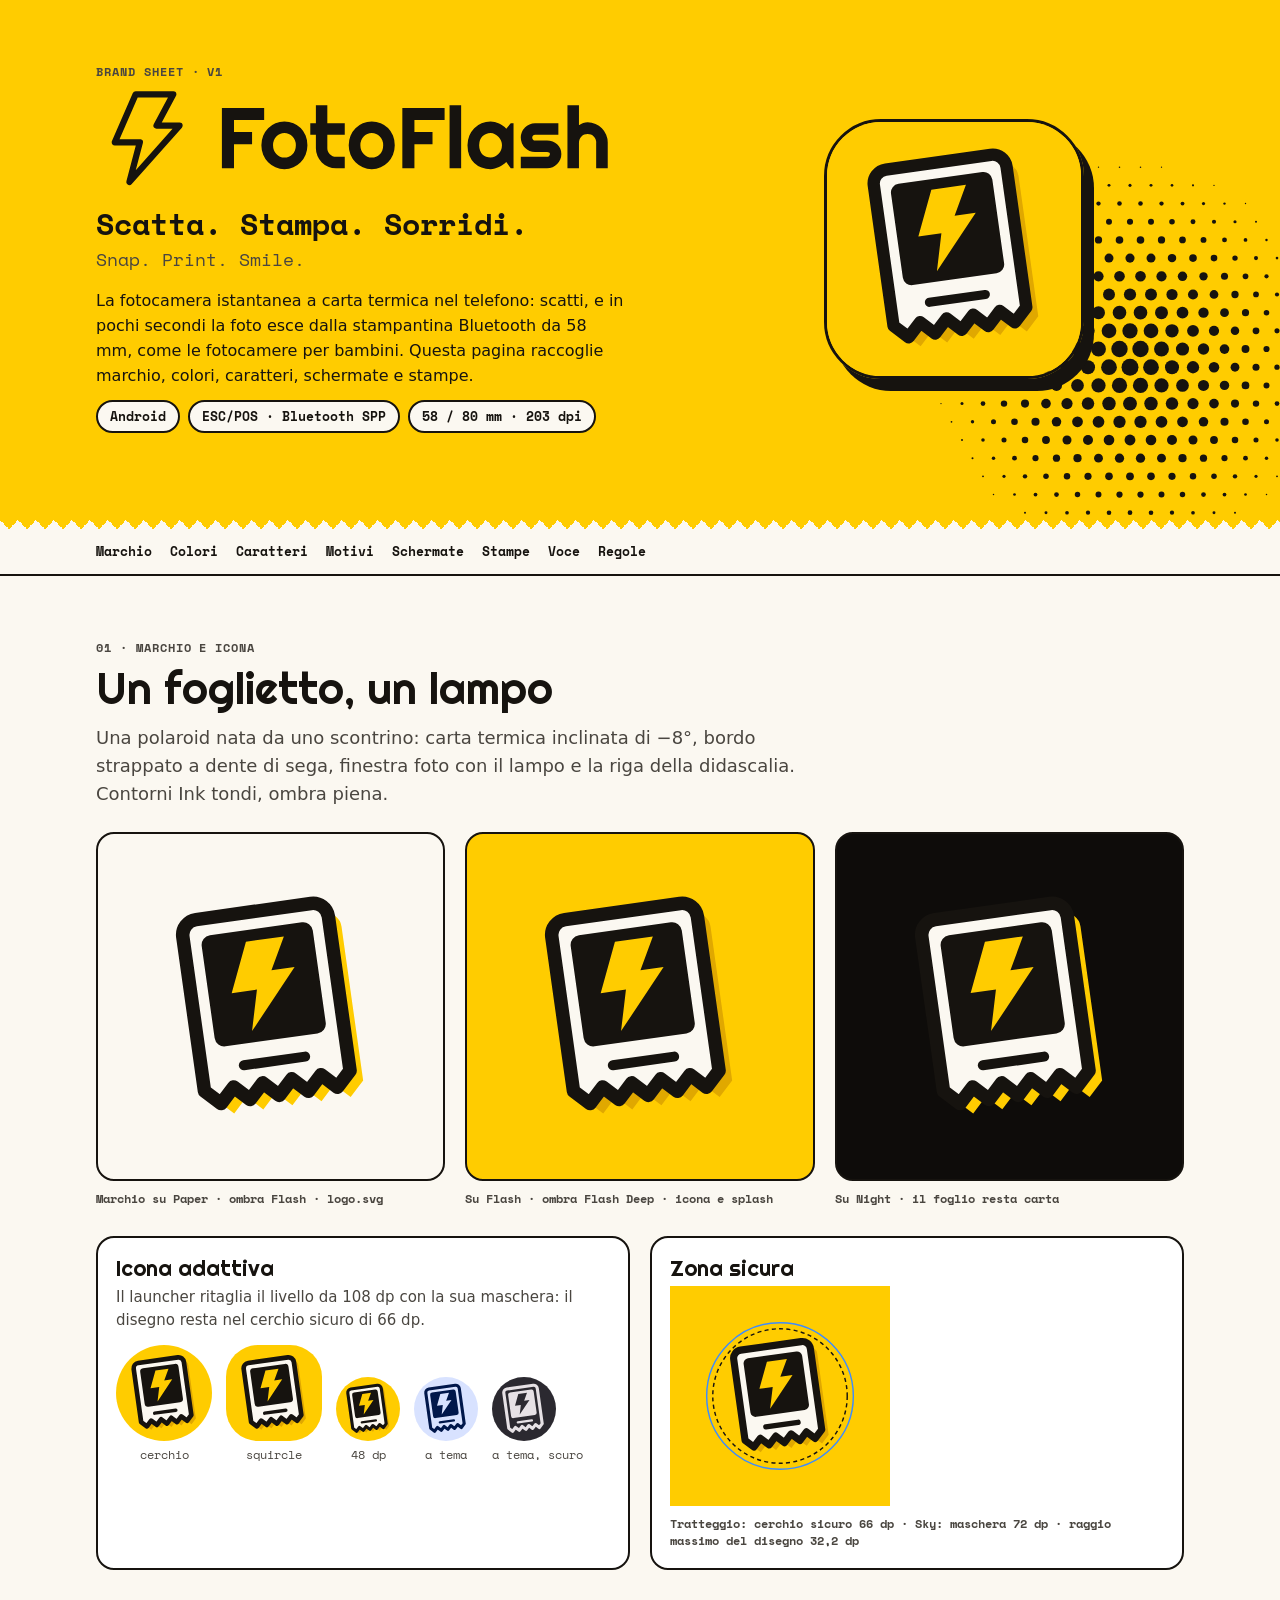
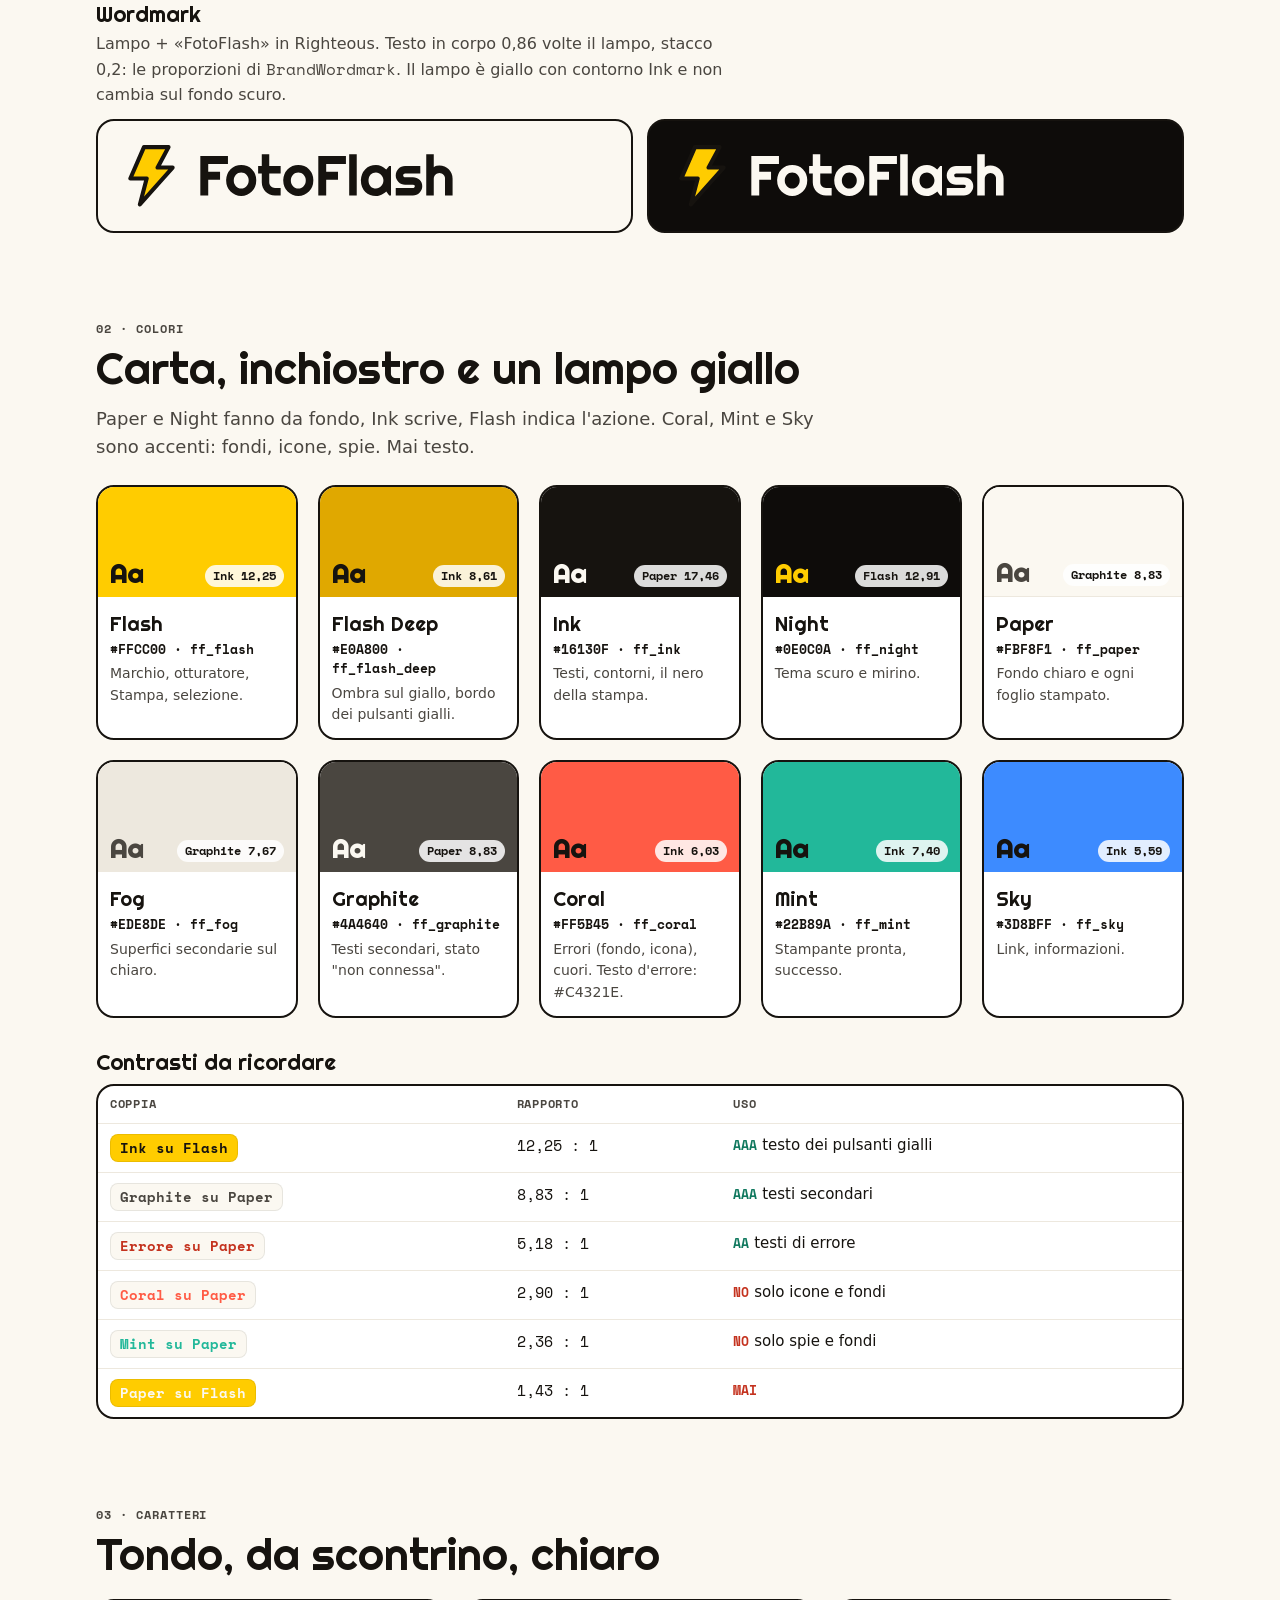
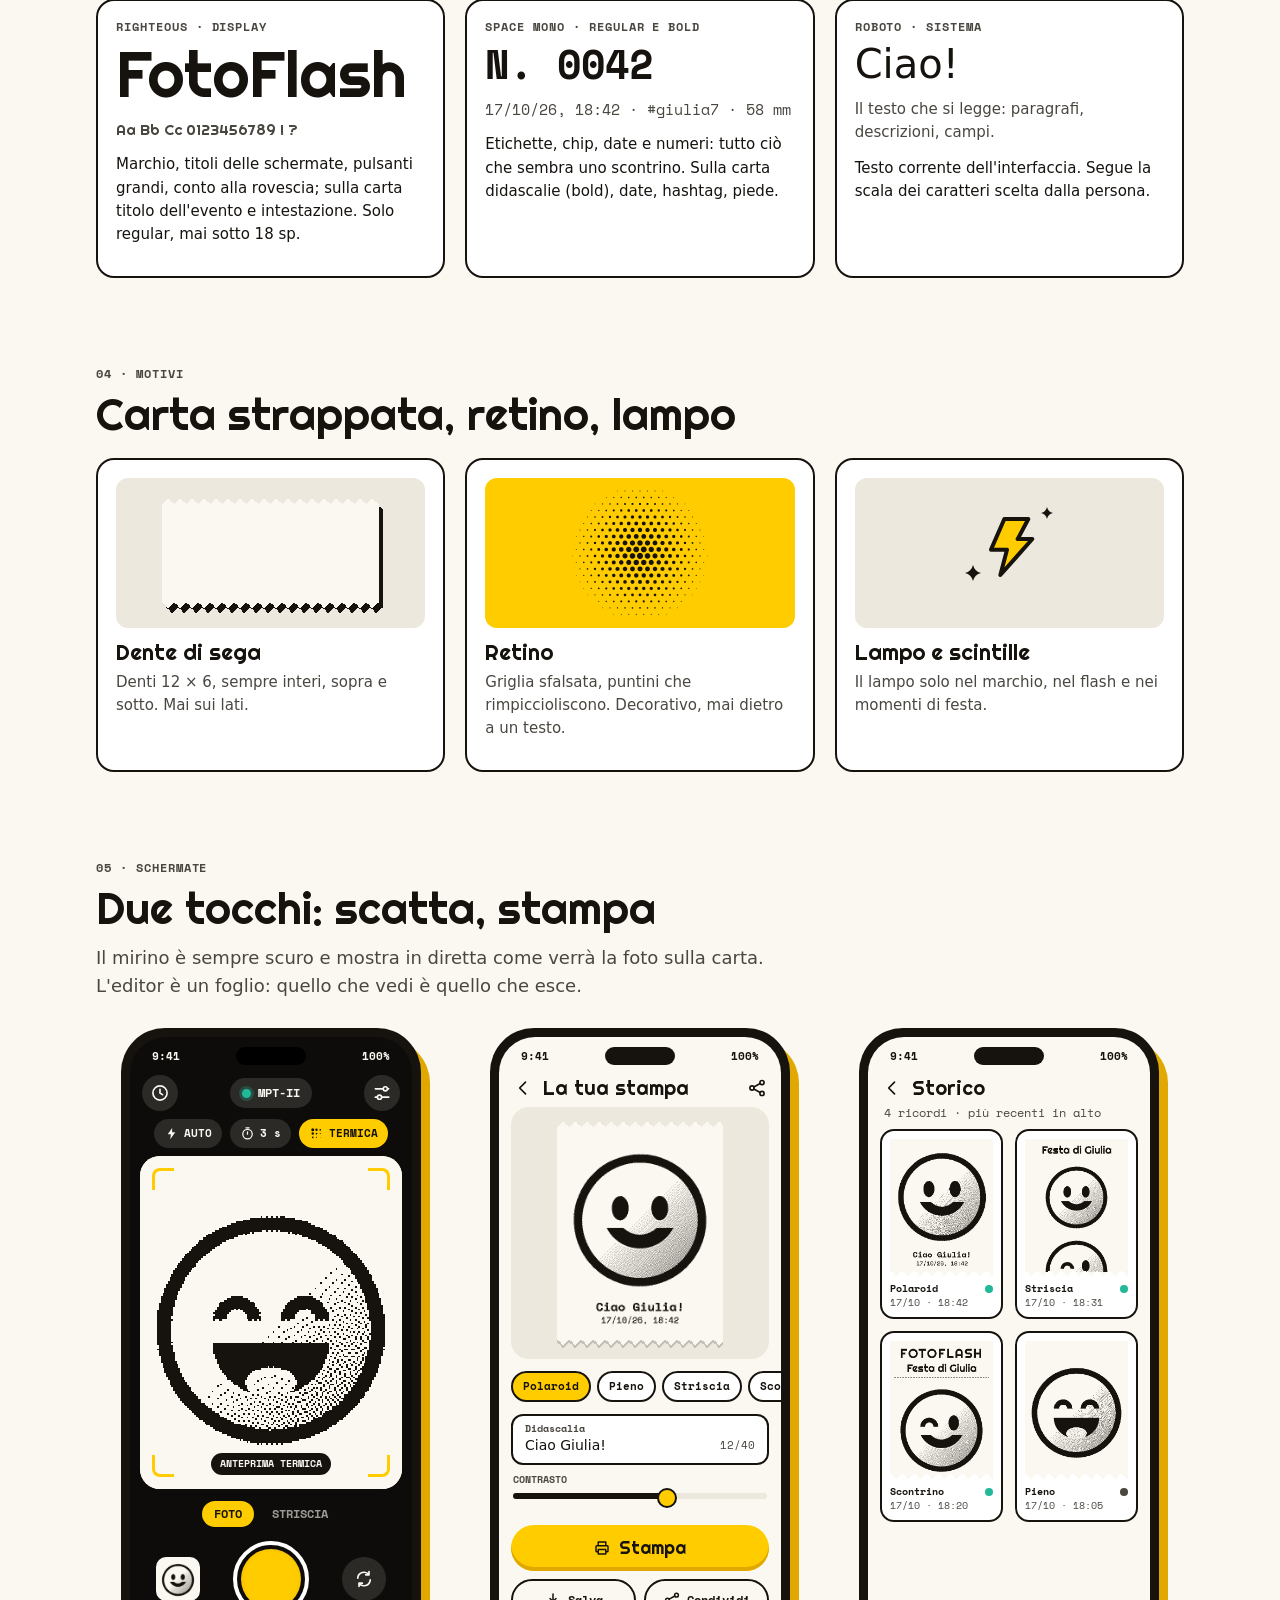
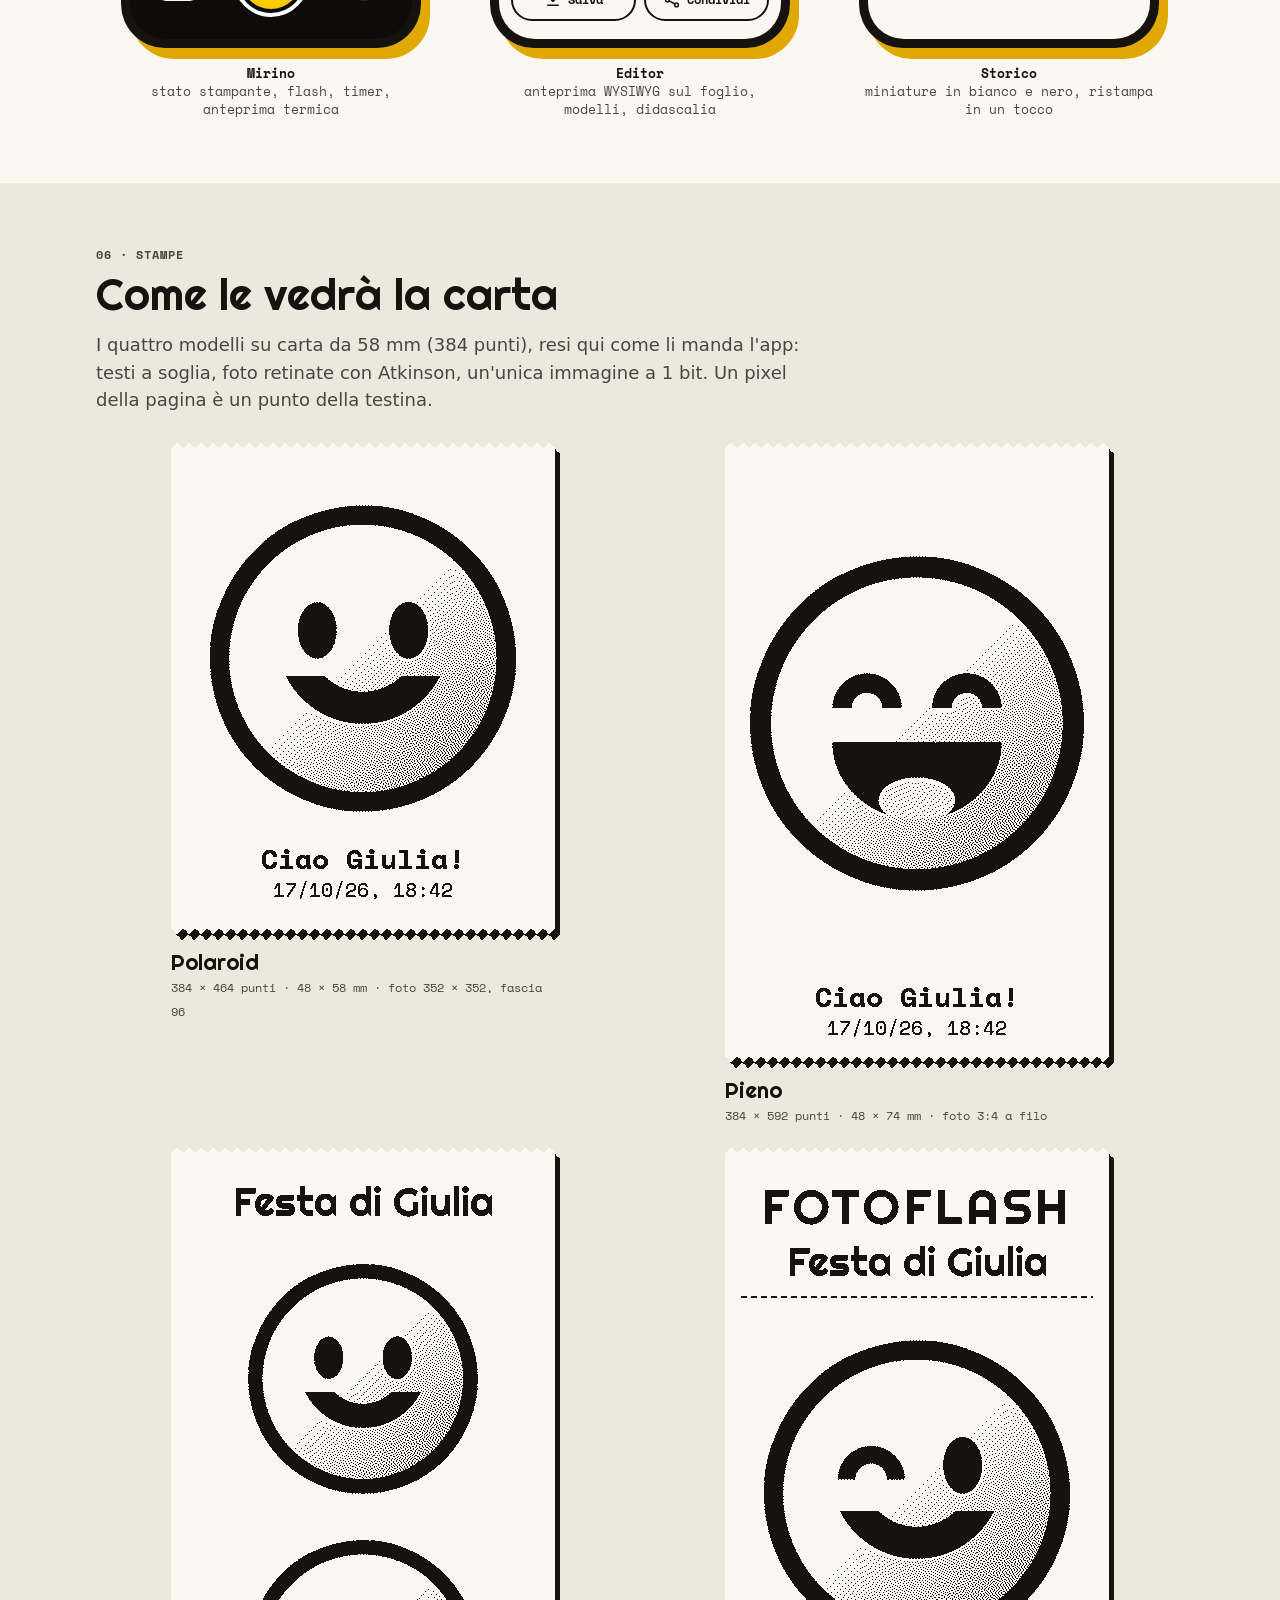
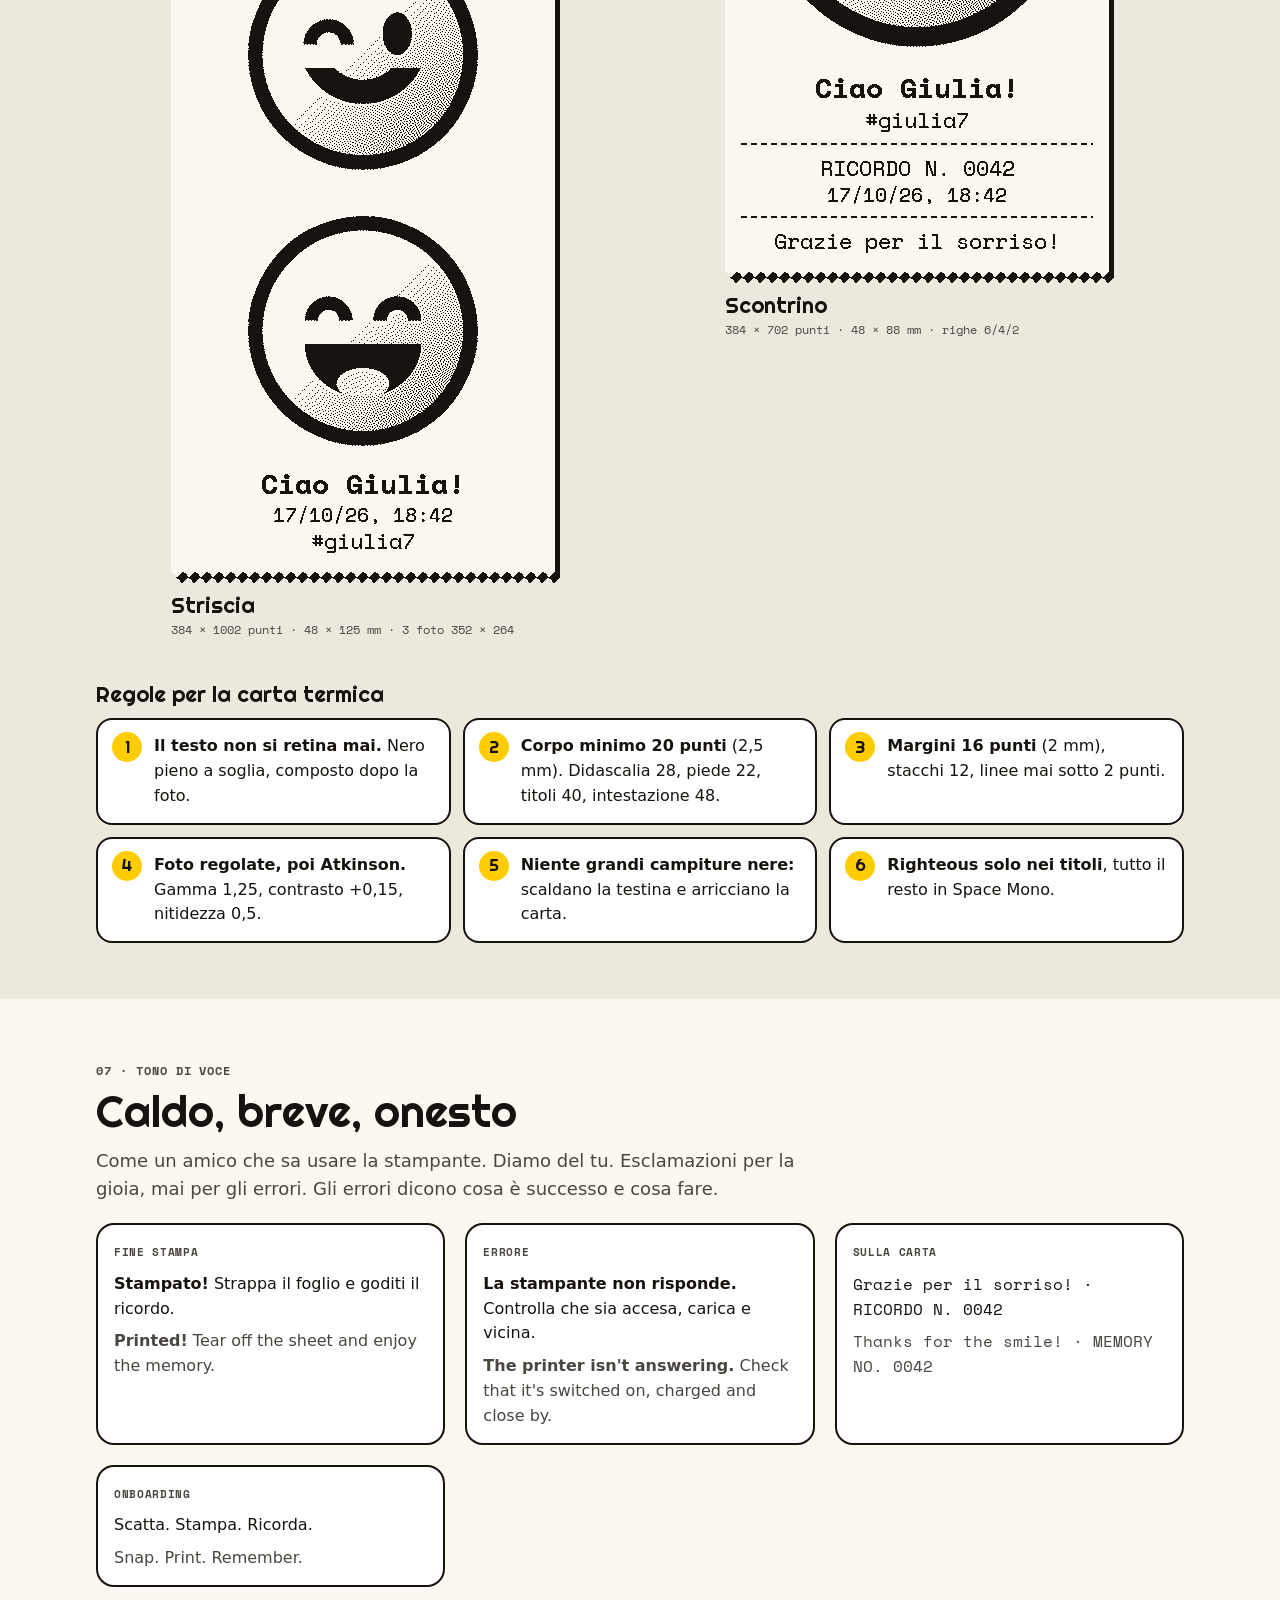
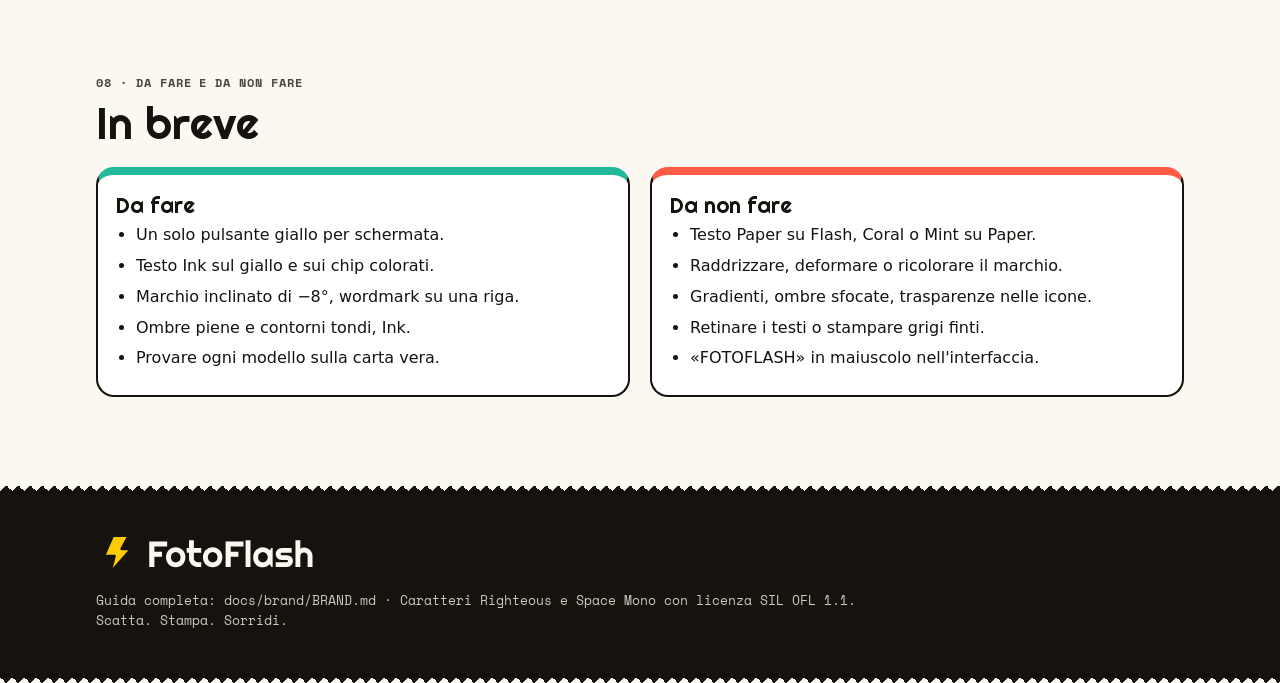
<file: docs/brand/index.html>
<!doctype html>
<html lang="it">
<head>
<meta charset="utf-8">
<meta name="viewport" content="width=device-width, initial-scale=1">
<title>FotoFlash Brand</title>
<meta name="description" content="Brand sheet di FotoFlash: marchio, icona, colori, caratteri, schermate e modelli di stampa su carta termica.">
<meta name="color-scheme" content="light">
<link rel="preconnect" href="https://fonts.googleapis.com">
<link rel="preconnect" href="https://fonts.gstatic.com" crossorigin>
<link href="https://fonts.googleapis.com/css2?family=Righteous&family=Space+Mono:wght@400;700&display=swap" rel="stylesheet">
<style>
  /* Token del brand: stessi valori di res/values/colors.xml (ff_*) */
  :root {
    --ink: #16130F; --night: #0E0C0A; --paper: #FBF8F1; --fog: #EDE8DE; --graphite: #4A4640;
    --flash: #FFCC00; --flash-deep: #E0A800; --coral: #FF5B45; --mint: #22B89A; --sky: #3D8BFF;
    --error: #C4321E;
    --display: "Righteous", "Trebuchet MS", system-ui, sans-serif;
    --mono: "Space Mono", ui-monospace, "SFMono-Regular", Menlo, Consolas, monospace;
    --body: Roboto, system-ui, -apple-system, "Segoe UI", sans-serif;
    --gutter: 16px;
  }
  * { box-sizing: border-box; }
  html { -webkit-text-size-adjust: 100%; }
  body { margin: 0; background: var(--paper); color: var(--ink); font: 16px/1.55 var(--body); overflow-x: hidden; }
  img, svg, canvas { display: block; max-width: 100%; }
  a { color: inherit; text-decoration-color: var(--flash-deep); text-decoration-thickness: 2px; text-underline-offset: 3px; }
  .wrap { max-width: 1120px; margin: 0 auto; padding: 0 var(--gutter); }
  .eyebrow { font: 700 12px/1.3 var(--mono); letter-spacing: .08em; text-transform: uppercase; color: var(--graphite); margin: 0 0 8px; }
  h1, h2, h3 { font-family: var(--display); font-weight: 400; line-height: 1.1; margin: 0; }
  h2 { font-size: clamp(30px, 6vw, 44px); margin-bottom: 12px; }
  h3 { font-size: 22px; margin-bottom: 6px; }
  p { margin: 0 0 12px; }
  .lead { font-size: 18px; max-width: 64ch; color: var(--graphite); }
  .mono { font-family: var(--mono); }
  section { padding: 64px 0 24px; }
  .grid { display: grid; gap: 20px; }

  /* Bordo strappato a dente di sega: denti 12x6 come TornPaperShape */
  .torn-b, .torn-tb { --z: 6px; }
  .torn-b {
    -webkit-mask: conic-gradient(from -45deg at bottom, #000 90deg, #0000 0) 0 100% / calc(2 * var(--z)) var(--z) repeat-x,
                  linear-gradient(#000 0 0) 0 0 / 100% calc(100% - var(--z)) no-repeat;
            mask: conic-gradient(from -45deg at bottom, #000 90deg, #0000 0) 0 100% / calc(2 * var(--z)) var(--z) repeat-x,
                  linear-gradient(#000 0 0) 0 0 / 100% calc(100% - var(--z)) no-repeat;
  }
  .torn-tb {
    -webkit-mask: conic-gradient(from 135deg at top, #000 90deg, #0000 0) 0 0 / calc(2 * var(--z)) var(--z) repeat-x,
                  linear-gradient(#000 0 0) 0 var(--z) / 100% calc(100% - 2 * var(--z)) no-repeat,
                  conic-gradient(from -45deg at bottom, #000 90deg, #0000 0) 0 100% / calc(2 * var(--z)) var(--z) repeat-x;
            mask: conic-gradient(from 135deg at top, #000 90deg, #0000 0) 0 0 / calc(2 * var(--z)) var(--z) repeat-x,
                  linear-gradient(#000 0 0) 0 var(--z) / 100% calc(100% - 2 * var(--z)) no-repeat,
                  conic-gradient(from -45deg at bottom, #000 90deg, #0000 0) 0 100% / calc(2 * var(--z)) var(--z) repeat-x;
  }

  /* Hero */
  .hero { position: relative; background: var(--flash); padding: 40px 0 72px; overflow: hidden; --z: 9px; }
  .hero .burst { position: absolute; right: -60px; bottom: -40px; width: 420px; height: 420px; pointer-events: none; }
  .hero-in { position: relative; display: grid; gap: 28px; align-items: center; grid-template-columns: 1fr; }
  .hero .wm { width: min(520px, 100%); height: auto; }
  .hero .payoff { font: 700 clamp(20px, 4.4vw, 30px)/1.2 var(--mono); margin: 18px 0 6px; }
  .hero .payoff-en { font: 400 18px/1.3 var(--mono); color: var(--graphite); margin-bottom: 18px; }
  .hero .icon-big { width: min(260px, 70vw); justify-self: center; border-radius: 22%; border: 3px solid var(--ink); box-shadow: 10px 12px 0 var(--ink); }
  .chips { display: flex; flex-wrap: wrap; gap: 8px; padding: 0; margin: 0; list-style: none; }
  .chip { font: 700 13px/1 var(--mono); border: 2px solid var(--ink); border-radius: 999px; padding: 8px 12px; background: var(--paper); }
  @media (min-width: 820px) { .hero-in { grid-template-columns: 1.3fr 1fr; } .hero { padding: 64px 0 96px; } }

  nav.toc { position: sticky; top: 0; z-index: 5; background: rgba(251, 248, 241, .94); border-bottom: 2px solid var(--ink); }
  nav.toc ul { display: flex; gap: 4px 18px; flex-wrap: wrap; list-style: none; margin: 0; padding: 10px 0; }
  nav.toc a { font: 700 13px/1.6 var(--mono); text-decoration: none; }
  nav.toc a:hover { text-decoration: underline; }

  /* Card generiche */
  .card { background: #fff; border: 2px solid var(--ink); border-radius: 18px; padding: 18px; box-shadow: 5px 6px 0 var(--ink); }
  .card.flat { box-shadow: none; }
  .label { font: 700 12px/1.4 var(--mono); color: var(--graphite); margin: 10px 0 0; }

  /* Marchio */
  .brand-grid { grid-template-columns: repeat(auto-fit, minmax(240px, 1fr)); }
  .tile { border-radius: 18px; border: 2px solid var(--ink); aspect-ratio: 1; display: grid; place-items: center; padding: 14%; }
  .tile.paper { background: var(--paper); } .tile.flash { background: var(--flash); } .tile.night { background: var(--night); } .tile.white { background: #fff; }
  .tile svg { width: 100%; height: 100%; }
  .masks { display: flex; flex-wrap: wrap; gap: 14px; align-items: flex-end; }
  .masks figure { margin: 0; text-align: center; }
  .masks figcaption { font: 12px/1.4 var(--mono); color: var(--graphite); margin-top: 6px; }
  .wm-row { display: grid; gap: 14px; }
  .wm-row > div { border-radius: 18px; border: 2px solid var(--ink); padding: 22px 20px; }
  .wm-row svg { width: min(340px, 100%); height: auto; }

  /* Palette */
  .swatches { grid-template-columns: repeat(auto-fill, minmax(min(100%, 200px), 1fr)); }
  .swatch { border: 2px solid var(--ink); border-radius: 18px; overflow: hidden; background: #fff; }
  .swatch .chip-color { height: 110px; display: flex; align-items: flex-end; justify-content: space-between; padding: 10px 12px; font: 700 26px/1 var(--display); }
  .swatch .meta { padding: 12px; }
  .swatch .meta b { font-family: var(--display); font-weight: 400; font-size: 20px; }
  .swatch .meta .hex { font: 700 13px/1.5 var(--mono); }
  .swatch .meta p { font-size: 14px; color: var(--graphite); margin: 4px 0 0; }
  .ratio { font: 700 12px/1 var(--mono); background: rgba(255,255,255,.85); color: var(--ink); border-radius: 999px; padding: 5px 8px; }
  table { border-collapse: collapse; width: 100%; font-size: 15px; }
  .table-wrap { overflow-x: auto; border: 2px solid var(--ink); border-radius: 18px; background: #fff; }
  th, td { text-align: left; padding: 10px 12px; border-bottom: 1px solid var(--fog); vertical-align: top; }
  th { font: 700 12px/1.4 var(--mono); text-transform: uppercase; letter-spacing: .06em; color: var(--graphite); }
  tr:last-child td { border-bottom: 0; }
  @media (max-width: 480px) { th, td { padding: 8px 6px; font-size: 14px; } .pair { white-space: normal; } }
  .ok { color: #11795F; font: 700 13px var(--mono); } .no { color: var(--error); font: 700 13px var(--mono); }
  .pair { display: inline-block; font: 700 14px/1 var(--mono); padding: 6px 9px; border-radius: 8px; border: 1px solid rgba(0,0,0,.08); white-space: nowrap; }

  /* Caratteri */
  .type-grid { grid-template-columns: repeat(auto-fit, minmax(min(100%, 300px), 1fr)); }
  .specimen { font-size: 64px; line-height: 1; margin: 6px 0 12px; overflow-wrap: anywhere; }
  .specimen.display { font-family: var(--display); }
  .specimen.mono { font: 700 40px/1.1 var(--mono); }
  .specimen.body { font: 500 40px/1.1 var(--body); }
  .glyphs { font-size: 15px; color: var(--graphite); overflow-wrap: anywhere; }

  /* Motivi */
  .motifs { grid-template-columns: repeat(auto-fit, minmax(min(100%, 240px), 1fr)); }
  .motif { border: 2px solid var(--ink); border-radius: 18px; background: #fff; padding: 18px; }
  .motif .stage { height: 150px; display: grid; place-items: center; border-radius: 12px; background: var(--fog); overflow: hidden; position: relative; }
  .strip-demo { width: 70%; filter: drop-shadow(4px 5px 0 var(--ink)); }
  .strip-demo > div { height: 110px; background: var(--paper); }
  .stage canvas { width: 150px; height: 150px; }
  .sparkles svg { width: 120px; height: 120px; }

  /* Telefoni */
  .phones { grid-template-columns: repeat(auto-fit, minmax(min(100%, 300px), 1fr)); justify-items: center; align-items: start; }
  .phone-fig { margin: 0; width: 100%; max-width: 300px; }
  .phone-fig figcaption { font: 700 13px/1.4 var(--mono); text-align: center; margin-top: 16px; }
  .phone-fig figcaption span { display: block; font-weight: 400; color: var(--graphite); }
  .phone { width: 100%; aspect-ratio: 300 / 620; background: var(--ink); border-radius: 44px; padding: 9px; box-shadow: 9px 11px 0 var(--flash-deep); }
  .screen { position: relative; height: 100%; border-radius: 36px; overflow: hidden; display: flex; flex-direction: column; background: var(--paper); color: var(--ink); }
  .screen.dark { background: var(--night); color: var(--paper); }
  .sb { display: flex; justify-content: space-between; align-items: center; padding: 10px 22px 4px; font: 700 11px/1 var(--mono); }
  .sb .pill { width: 70px; height: 18px; background: var(--ink); border-radius: 99px; }
  .screen.dark .sb .pill { background: #000; }
  .ico { width: 20px; height: 20px; flex: none; fill: none; stroke: currentColor; stroke-width: 2; stroke-linecap: round; stroke-linejoin: round; }
  .btn-ico { width: 36px; height: 36px; border-radius: 50%; display: grid; place-items: center; }
  .dark .btn-ico { background: rgba(251, 248, 241, .12); }
  .cam-top { display: flex; align-items: center; justify-content: space-between; padding: 6px 12px; }
  .status { display: inline-flex; align-items: center; gap: 7px; font: 700 12px/1 var(--mono); padding: 9px 12px; border-radius: 999px; background: rgba(251, 248, 241, .12); }
  .status i { width: 9px; height: 9px; border-radius: 50%; background: var(--mint); box-shadow: 0 0 0 3px rgba(34, 184, 154, .25); }
  .cam-tools { display: flex; justify-content: center; gap: 8px; padding: 2px 0 8px; }
  .tool { display: inline-flex; align-items: center; gap: 5px; font: 700 11px/1 var(--mono); padding: 7px 10px; border-radius: 999px; background: rgba(251, 248, 241, .12); }
  .tool.on { background: var(--flash); color: var(--ink); }
  .tool .ico { width: 15px; height: 15px; }
  .vf { position: relative; flex: 1; margin: 0 10px; border-radius: 20px; overflow: hidden; background: var(--paper); min-height: 0; }
  .vf canvas { width: 100%; height: 100%; object-fit: cover; image-rendering: pixelated; }
  .vf .corner { position: absolute; width: 22px; height: 22px; border: 3px solid var(--flash); }
  .vf .c1 { top: 12px; left: 12px; border-right: 0; border-bottom: 0; border-radius: 8px 0 0 0; }
  .vf .c2 { top: 12px; right: 12px; border-left: 0; border-bottom: 0; border-radius: 0 8px 0 0; }
  .vf .c3 { bottom: 12px; left: 12px; border-right: 0; border-top: 0; border-radius: 0 0 0 8px; }
  .vf .c4 { bottom: 12px; right: 12px; border-left: 0; border-top: 0; border-radius: 0 0 8px 0; }
  .vf .badge { position: absolute; left: 50%; bottom: 14px; transform: translateX(-50%); font: 700 10px/1 var(--mono); background: var(--ink); color: var(--paper); padding: 6px 9px; border-radius: 999px; white-space: nowrap; }
  .modes { display: flex; justify-content: center; gap: 6px; padding: 12px 0 6px; font: 700 12px/1 var(--mono); }
  .modes span { padding: 7px 12px; border-radius: 999px; opacity: .6; }
  .modes .on { background: var(--flash); color: var(--ink); opacity: 1; }
  .cam-bottom { display: flex; align-items: center; justify-content: space-between; padding: 8px 26px 22px; }
  .thumb { width: 44px; height: 44px; border-radius: 10px; overflow: hidden; background: var(--paper); border: 2px solid var(--paper); }
  .thumb img { width: 100%; height: 100%; object-fit: cover; object-position: top; }
  .shutter { width: 76px; height: 76px; border-radius: 50%; border: 4px solid #fff; display: grid; place-items: center; }
  .shutter i { width: 60px; height: 60px; border-radius: 50%; background: radial-gradient(circle, var(--flash) 62%, var(--flash-deep)); }
  /* Editor */
  .topbar { display: flex; align-items: center; gap: 10px; padding: 8px 14px; }
  .topbar h4 { font: 400 20px/1.1 var(--display); margin: 0; flex: 1; }
  .ed-stage { background: var(--fog); margin: 0 12px; border-radius: 18px; padding: 14px 0; display: grid; place-items: center; }
  .sheet { width: 64%; filter: drop-shadow(0 3px 0 rgba(22, 19, 15, .18)); }
  .sheet > div { background: var(--paper); padding: 12px 0; }
  .sheet img { width: 100%; }
  .row-chips { display: flex; gap: 6px; padding: 12px 12px 4px; overflow: hidden; }
  .tchip { font: 700 11px/1 var(--mono); padding: 8px 10px; border-radius: 999px; border: 2px solid var(--ink); white-space: nowrap; background: #fff; }
  .tchip.on { background: var(--flash); }
  .field { margin: 8px 12px 0; border: 2px solid var(--ink); border-radius: 12px; padding: 6px 12px 7px; background: #fff; }
  .field small { display: block; font: 700 10px/1.3 var(--mono); color: var(--graphite); }
  .field div { display: flex; justify-content: space-between; font-size: 14px; }
  .field div span:last-child { font: 11px/1.9 var(--mono); color: var(--graphite); }
  .slider { margin: 10px 14px 0; font: 700 10px/1 var(--mono); color: var(--graphite); }
  .slider .track { position: relative; height: 6px; border-radius: 3px; background: var(--fog); margin-top: 8px; }
  .slider .track::before { content: ""; position: absolute; inset: 0 40% 0 0; background: var(--ink); border-radius: 3px; }
  .slider .track::after { content: ""; position: absolute; left: 60%; top: 50%; width: 16px; height: 16px; margin: -8px 0 0 -8px; border-radius: 50%; background: var(--flash); border: 2px solid var(--ink); }
  .actions { margin-top: auto; padding: 12px 12px 18px; display: grid; gap: 8px; }
  .flash-btn { display: flex; align-items: center; justify-content: center; gap: 8px; font: 400 18px/1 var(--display); background: var(--flash); color: var(--ink); border-radius: 999px; padding: 14px; box-shadow: inset 0 -4px 0 var(--flash-deep); }
  .ghosts { display: grid; grid-template-columns: 1fr 1fr; gap: 8px; }
  .ghost-btn { display: flex; align-items: center; justify-content: center; gap: 6px; font: 700 12px/1 var(--mono); border: 2px solid var(--ink); border-radius: 999px; padding: 10px; }
  .ghost-btn .ico, .flash-btn .ico { width: 18px; height: 18px; }
  /* Storico */
  .hist-sub { font: 12px/1 var(--mono); color: var(--graphite); padding: 0 16px 10px; }
  .hist-grid { display: grid; grid-template-columns: 1fr 1fr; gap: 12px; padding: 0 12px 16px; overflow: hidden; }
  .hcard { background: #fff; border: 2px solid var(--ink); border-radius: 14px; padding: 8px; }
  .hcard .ph { background: var(--paper); aspect-ratio: 3 / 4; overflow: hidden; padding-bottom: 4px; }
  .hcard img { width: 100%; height: 100%; object-fit: cover; object-position: top; }
  .hcard .meta { display: flex; justify-content: space-between; align-items: center; font: 700 10px/1.2 var(--mono); margin-top: 7px; }
  .hcard .meta i { width: 8px; height: 8px; border-radius: 50%; background: var(--mint); flex: none; }
  .hcard .meta i.not { background: var(--graphite); }
  .hcard .date { font: 10px/1.2 var(--mono); color: var(--graphite); margin-top: 2px; }

  /* Stampe */
  /* Fondo Fog: la carta termica deve staccarsi dalla pagina. Colonne da 400: le stampe a 1:1 */
  #stampe { background: var(--fog); margin-top: 40px; padding-bottom: 56px; }
  .prints { grid-template-columns: repeat(auto-fit, minmax(min(100%, 400px), 1fr)); align-items: start; }
  .print-fig { margin: 0; }
  .print-paper { filter: drop-shadow(5px 6px 0 var(--ink)); max-width: 384px; margin: 0 auto; }
  .print-paper > div { background: var(--paper); padding: 14px 0; }
  .print-paper canvas { width: 100%; height: auto; image-rendering: pixelated; background: var(--paper); }
  .print-fig figcaption { max-width: 384px; margin: 16px auto 0; }
  .print-fig figcaption b { font: 400 22px/1.1 var(--display); display: block; }
  .print-fig figcaption span { font: 12px/1.5 var(--mono); color: var(--graphite); }
  .rules { counter-reset: r; list-style: none; padding: 0; margin: 0; display: grid; gap: 12px; grid-template-columns: repeat(auto-fit, minmax(min(100%, 300px), 1fr)); }
  .rules li { border: 2px solid var(--ink); border-radius: 16px; padding: 14px 16px 14px 56px; position: relative; background: #fff; }
  .rules li::before { counter-increment: r; content: counter(r); position: absolute; left: 14px; top: 12px; width: 30px; height: 30px; border-radius: 50%; background: var(--flash); display: grid; place-items: center; font: 400 17px/1 var(--display); }

  /* Voce, regole */
  .voice { grid-template-columns: repeat(auto-fit, minmax(min(100%, 320px), 1fr)); }
  .bubble { border: 2px solid var(--ink); border-radius: 18px; padding: 14px 16px; background: #fff; }
  .bubble .tag { font: 700 11px/1 var(--mono); text-transform: uppercase; letter-spacing: .06em; color: var(--graphite); }
  .bubble p { margin: 8px 0 0; }
  .bubble .en { color: var(--graphite); }
  .do-dont { grid-template-columns: repeat(auto-fit, minmax(min(100%, 320px), 1fr)); }
  .do-dont ul { margin: 0; padding-left: 20px; }
  .do-dont li { margin: 6px 0; }
  .do { border-top: 8px solid var(--mint); } .dont { border-top: 8px solid var(--coral); }

  footer { margin-top: 64px; background: var(--ink); color: var(--paper); padding: 48px 0 40px; --z: 9px; }
  footer p { font: 13px/1.6 var(--mono); color: #CFC7BA; }
  footer .wm-dark { width: 220px; height: auto; margin-bottom: 14px; }
</style>
</head>
<body>

<!-- Simboli condivisi: marchio, monocromatico, lampo, wordmark e icone delle schermate -->
<svg width="0" height="0" style="position:absolute" aria-hidden="true" focusable="false">
  <defs>
    <path id="ff-card-shape" d="M34,33 A4,4 0 0 1 38,29 L68,29 A4,4 0 0 1 72,33 L72,73.2 L68.2,77 L64.4,73.2 L60.6,77 L56.8,73.2 L53,77 L49.2,73.2 L45.4,77 L41.6,73.2 L37.8,77 L34,73.2 Z"/>
    <symbol id="ff-mark" viewBox="0 0 108 108">
      <g transform="translate(54 54) rotate(-8) translate(-54 -54)">
        <use href="#ff-card-shape" transform="translate(3 3)" fill="currentColor"/>
        <use href="#ff-card-shape" fill="#FBF8F1" stroke="#16130F" stroke-width="3.5" stroke-linejoin="round"/>
        <path d="M41,33.5 L65,33.5 A2.5,2.5 0 0 1 67.5,36 L67.5,60 A2.5,2.5 0 0 1 65,62.5 L41,62.5 A2.5,2.5 0 0 1 38.5,60 L38.5,36 A2.5,2.5 0 0 1 41,33.5 Z" fill="#16130F"/>
        <path d="M49.98,36.45 L59.88,36.45 L55.48,44.7 L61.53,44.7 L48.33,59.55 L51.08,49.1 L44.48,49.1 Z" fill="#FFCC00"/>
        <path d="M45,68 L61,68" stroke="#16130F" stroke-width="2.6" stroke-linecap="round"/>
      </g>
    </symbol>
    <symbol id="ff-mono" viewBox="0 0 108 108">
      <g transform="translate(54 54) rotate(-8) translate(-54 -54)" fill="none" stroke="currentColor">
        <use href="#ff-card-shape" stroke-width="3.5" stroke-linejoin="round"/>
        <path d="M41,33.5 L65,33.5 A2.5,2.5 0 0 1 67.5,36 L67.5,60 A2.5,2.5 0 0 1 65,62.5 L41,62.5 A2.5,2.5 0 0 1 38.5,60 L38.5,36 A2.5,2.5 0 0 1 41,33.5 Z M49.98,36.45 L59.88,36.45 L55.48,44.7 L61.53,44.7 L48.33,59.55 L51.08,49.1 L44.48,49.1 Z" fill="currentColor" fill-rule="evenodd" stroke="none"/>
        <path d="M45,68 L61,68" stroke-width="2.6" stroke-linecap="round"/>
      </g>
    </symbol>
    <symbol id="ff-bolt" viewBox="0 0 24 24">
      <path d="M9.5,1.5 L18.5,1.5 L14.5,9 L20,9 L8,22.5 L10.5,13 L4.5,13 Z" fill="#FFCC00" stroke="#16130F" stroke-width="1.5" stroke-linejoin="round"/>
    </symbol>
    <symbol id="ff-wordmark" viewBox="0 0 249 48">
      <path d="M9.5,1.5 L18.5,1.5 L14.5,9 L20,9 L8,22.5 L10.5,13 L4.5,13 Z" fill="#FFCC00" stroke="#16130F" stroke-width="1.5" stroke-linejoin="round" transform="scale(2)"/>
      <path fill="currentColor" d="M66.07 38.45h-5.79v-28.9h20.24v5.78h-14.45v5.79h8.66v5.78h-8.66v11.55zm35.17-10.98q0 2.42-0.87 4.5q-0.87 2.09-2.36 3.61q-1.49 1.52-3.49 2.4q-2.01 0.88-4.31 0.88q-2.27 0-4.28-0.88q-2.01-0.88-3.51-2.4q-1.5-1.52-2.37-3.61q-0.86-2.08-0.86-4.5q0-2.46 0.86-4.56q0.87-2.09 2.37-3.62q1.5-1.52 3.51-2.38q2.01-0.87 4.28-0.87q2.3 0 4.31 0.81q2 0.82 3.49 2.32q1.49 1.5 2.36 3.61q0.87 2.11 0.87 4.69zm-5.54 0q0-1.33-0.44-2.41q-0.43-1.08-1.18-1.86q-0.74-0.77-1.74-1.19q-1-0.41-2.13-0.41q-1.13 0-2.12 0.41q-1 0.42-1.74 1.19q-0.73 0.78-1.16 1.86q-0.42 1.08-0.42 2.41q0 1.25 0.42 2.31q0.43 1.07 1.16 1.86q0.74 0.79 1.74 1.24q0.99 0.45 2.12 0.45q1.13 0 2.13-0.42q1-0.42 1.74-1.19q0.75-0.77 1.18-1.85q0.44-1.09 0.44-2.4zm19.24 10.98q-1.99 0-3.74-0.75q-1.76-0.76-3.08-2.08q-1.32-1.32-2.07-3.07q-0.76-1.76-0.76-3.75v-6.41h-2.68v-5.48h2.68v-8.63h5.48v8.63h8.35v5.48h-8.35v6.41q0 0.86 0.32 1.62q0.33 0.76 0.89 1.32q0.57 0.56 1.33 0.9q0.77 0.33 1.63 0.33h4.18v5.48h-4.18zm28.12-10.98q0 2.42-0.86 4.5q-0.87 2.09-2.36 3.61q-1.49 1.52-3.5 2.4q-2.01 0.88-4.3 0.88q-2.28 0-4.29-0.88q-2-0.88-3.5-2.4q-1.51-1.52-2.37-3.61q-0.87-2.08-0.87-4.5q0-2.46 0.87-4.56q0.86-2.09 2.37-3.62q1.5-1.52 3.5-2.38q2.01-0.87 4.29-0.87q2.29 0 4.3 0.81q2.01 0.82 3.5 2.32q1.49 1.5 2.36 3.61q0.86 2.11 0.86 4.69zm-5.54 0q0-1.33-0.43-2.41q-0.44-1.08-1.18-1.86q-0.75-0.77-1.75-1.19q-0.99-0.41-2.12-0.41q-1.13 0-2.13 0.41q-1 0.42-1.73 1.19q-0.74 0.78-1.16 1.86q-0.43 1.08-0.43 2.41q0 1.25 0.43 2.31q0.42 1.07 1.16 1.86q0.73 0.79 1.73 1.24q1 0.45 2.13 0.45q1.13 0 2.12-0.42q1-0.42 1.75-1.19q0.74-0.77 1.18-1.85q0.43-1.09 0.43-2.4zm14.96 10.98h-5.79v-28.9h20.24v5.78h-14.45v5.79h8.66v5.78h-8.66v11.55zm22.37 0h-5.54v-30.17h5.54v30.17zm25.09 0h-1.33l-2.13-2.96q-0.79 0.7-1.67 1.32q-0.87 0.61-1.84 1.07q-0.97 0.45-1.99 0.71q-1.01 0.27-2.06 0.27q-2.28 0-4.29-0.77q-2-0.77-3.5-2.23q-1.5-1.46-2.37-3.58q-0.87-2.11-0.87-4.81q0-2.52 0.87-4.63q0.87-2.11 2.37-3.62q1.5-1.51 3.5-2.35q2.01-0.83 4.29-0.83q1.05 0 2.07 0.26q1.03 0.26 2 0.73q0.97 0.46 1.84 1.08q0.88 0.63 1.65 1.35l2.13-2.55h1.33v21.54zm-5.54-10.98q0-1.13-0.43-2.19q-0.44-1.06-1.18-1.87q-0.75-0.82-1.75-1.31q-0.99-0.5-2.12-0.5q-1.13 0-2.13 0.38q-1 0.39-1.73 1.13q-0.74 0.75-1.16 1.85q-0.42 1.1-0.42 2.51q0 1.41 0.42 2.51q0.42 1.09 1.16 1.84q0.73 0.75 1.73 1.13q1 0.38 2.13 0.38q1.13 0 2.12-0.49q1-0.5 1.75-1.31q0.74-0.82 1.18-1.88q0.43-1.05 0.43-2.18zm21.59 10.98h-12.58v-5.48h12.58q0.56 0 0.97-0.4q0.4-0.41 0.4-0.97q0-0.59-0.4-0.77q-0.41-0.18-0.97-0.18h-5.73q-1.43 0-2.68-0.54q-1.25-0.55-2.17-1.48q-0.93-0.94-1.47-2.19q-0.53-1.25-0.53-2.68q0-1.43 0.53-2.68q0.54-1.25 1.47-2.18q0.92-0.93 2.17-1.46q1.25-0.53 2.68-0.53h11.15v5.48h-11.15q-0.56 0-0.96 0.4q-0.41 0.4-0.41 0.97q0 0.58 0.41 1q0.4 0.41 0.96 0.41h5.73q1.41 0 2.66 0.47q1.25 0.48 2.18 1.32q0.92 0.85 1.47 2.04q0.54 1.19 0.54 2.6q0 1.43-0.54 2.67q-0.55 1.24-1.47 2.18q-0.93 0.93-2.18 1.47q-1.25 0.53-2.66 0.53zm15.28 0h-5.51v-30.17h5.51v9.53q0.98-0.74 2.03-1.06q1.05-0.31 2.14-0.31q1.99 0 3.75 0.76q1.75 0.75 3.05 2.07q1.3 1.32 2.06 3.09q0.75 1.76 0.75 3.76v12.33h-5.54v-12.33h0.04q0-0.85-0.32-1.61q-0.32-0.75-0.89-1.32q-0.56-0.56-1.31-0.88q-0.74-0.33-1.59-0.33q-0.87 0-1.63 0.33q-0.77 0.32-1.33 0.88q-0.57 0.57-0.89 1.32q-0.32 0.76-0.32 1.61v12.33z"/>
    </symbol>
    <symbol id="i-back" viewBox="0 0 24 24"><path d="M15 5 L8 12 L15 19"/></symbol>
    <symbol id="i-history" viewBox="0 0 24 24"><circle cx="12" cy="12" r="8.5"/><path d="M12 7.5 V12 L15 14"/></symbol>
    <symbol id="i-tune" viewBox="0 0 24 24"><path d="M4 7 H13 M19 7 H20 M4 17 H6 M12 17 H20"/><circle cx="16" cy="7" r="2.5"/><circle cx="9" cy="17" r="2.5"/></symbol>
    <symbol id="i-flash" viewBox="0 0 24 24"><path d="M13 3 L6 13 H11 L10 21 L18 10 H13 Z" fill="currentColor" stroke="none"/></symbol>
    <symbol id="i-timer" viewBox="0 0 24 24"><circle cx="12" cy="13" r="7.5"/><path d="M12 13 V9.5 M9.5 2.8 H14.5"/></symbol>
    <symbol id="i-dots" viewBox="0 0 24 24"><g fill="currentColor" stroke="none"><circle cx="6" cy="6" r="2.4"/><circle cx="12" cy="6" r="1.9"/><circle cx="18" cy="6" r="1.4"/><circle cx="6" cy="12" r="1.9"/><circle cx="12" cy="12" r="1.4"/><circle cx="18" cy="12" r="0.9"/><circle cx="6" cy="18" r="1.4"/><circle cx="12" cy="18" r="0.9"/><circle cx="18" cy="18" r="0.5"/></g></symbol>
    <symbol id="i-flip" viewBox="0 0 24 24"><path d="M4.5 11 A7.5 7.5 0 0 1 18 7 M19.5 13 A7.5 7.5 0 0 1 6 17 M18 3 V7 H14 M6 21 V17 H10"/></symbol>
    <symbol id="i-share" viewBox="0 0 24 24"><circle cx="18" cy="5.5" r="2.5"/><circle cx="6" cy="12" r="2.5"/><circle cx="18" cy="18.5" r="2.5"/><path d="M8.2 10.8 L15.8 6.7 M8.2 13.2 L15.8 17.3"/></symbol>
    <symbol id="i-save" viewBox="0 0 24 24"><path d="M12 4 V14 M8 10 L12 14 L16 10 M5 19 H19"/></symbol>
    <symbol id="i-print" viewBox="0 0 24 24"><path d="M7 9 V4 H17 V9 M7 17 H5 A1 1 0 0 1 4 16 V10 A1 1 0 0 1 5 9 H19 A1 1 0 0 1 20 10 V16 A1 1 0 0 1 19 17 H17 M7 14 H17 V20 H7 Z"/></symbol>
  </defs>
</svg>

<header class="hero torn-b">
  <canvas class="burst" width="420" height="420" data-burst="ink" aria-hidden="true"></canvas>
  <div class="wrap hero-in">
    <div>
      <p class="eyebrow">Brand sheet · v1</p>
      <h1><svg class="wm" viewBox="0 0 249 48" role="img" aria-label="FotoFlash"><use href="#ff-wordmark" color="#16130F"/></svg></h1>
      <p class="payoff">Scatta. Stampa. Sorridi.</p>
      <p class="payoff-en">Snap. Print. Smile.</p>
      <p style="max-width:52ch">La fotocamera istantanea a carta termica nel telefono: scatti, e in pochi secondi la foto
        esce dalla stampantina Bluetooth da 58 mm, come le fotocamere per bambini. Questa pagina raccoglie
        marchio, colori, caratteri, schermate e stampe.</p>
      <ul class="chips"><li class="chip">Android</li><li class="chip">ESC/POS · Bluetooth SPP</li><li class="chip">58 / 80 mm · 203 dpi</li></ul>
    </div>
    <svg class="icon-big" viewBox="18 18 72 72" role="img" aria-label="Icona dell'app FotoFlash"><rect x="18" y="18" width="72" height="72" fill="#FFCC00"/><use href="#ff-mark" width="108" height="108" color="#E0A800"/></svg>
  </div>
</header>

<nav class="toc" aria-label="Sezioni">
  <div class="wrap"><ul>
    <li><a href="#marchio">Marchio</a></li><li><a href="#colori">Colori</a></li><li><a href="#caratteri">Caratteri</a></li>
    <li><a href="#motivi">Motivi</a></li><li><a href="#schermate">Schermate</a></li><li><a href="#stampe">Stampe</a></li>
    <li><a href="#voce">Voce</a></li><li><a href="#regole">Regole</a></li>
  </ul></div>
</nav>

<main>
  <section id="marchio">
    <div class="wrap">
      <p class="eyebrow">01 · Marchio e icona</p>
      <h2>Un foglietto, un lampo</h2>
      <p class="lead">Una polaroid nata da uno scontrino: carta termica inclinata di −8°, bordo strappato a dente di sega,
        finestra foto con il lampo e la riga della didascalia. Contorni Ink tondi, ombra piena.</p>
      <div class="grid brand-grid" style="margin-top:24px">
        <figure style="margin:0"><div class="tile paper"><svg viewBox="22 22 64 64" role="img" aria-label="Marchio su Paper"><use href="#ff-mark" width="108" height="108" color="#FFCC00"/></svg></div><figcaption class="label">Marchio su Paper · ombra Flash · logo.svg</figcaption></figure>
        <figure style="margin:0"><div class="tile flash"><svg viewBox="22 22 64 64" role="img" aria-label="Marchio su Flash"><use href="#ff-mark" width="108" height="108" color="#E0A800"/></svg></div><figcaption class="label">Su Flash · ombra Flash Deep · icona e splash</figcaption></figure>
        <figure style="margin:0"><div class="tile night"><svg viewBox="22 22 64 64" role="img" aria-label="Marchio su Night"><use href="#ff-mark" width="108" height="108" color="#FFCC00"/></svg></div><figcaption class="label">Su Night · il foglio resta carta</figcaption></figure>
      </div>

      <div class="grid" style="margin-top:28px;grid-template-columns:repeat(auto-fit,minmax(min(100%,320px),1fr))">
        <div class="card flat">
          <h3>Icona adattiva</h3>
          <p style="font-size:15px;color:var(--graphite)">Il launcher ritaglia il livello da 108 dp con la sua maschera: il disegno resta nel cerchio sicuro di 66 dp.</p>
          <div class="masks">
            <figure><svg width="96" height="96" viewBox="18 18 72 72" aria-hidden="true"><defs><clipPath id="m-circle"><circle cx="54" cy="54" r="36"/></clipPath></defs><g clip-path="url(#m-circle)"><rect x="18" y="18" width="72" height="72" fill="#FFCC00"/><use href="#ff-mark" width="108" height="108" color="#E0A800"/></g></svg><figcaption>cerchio</figcaption></figure>
            <figure><svg width="96" height="96" viewBox="18 18 72 72" aria-hidden="true"><defs><clipPath id="m-squircle"><rect x="18" y="18" width="72" height="72" rx="24"/></clipPath></defs><g clip-path="url(#m-squircle)"><rect x="18" y="18" width="72" height="72" fill="#FFCC00"/><use href="#ff-mark" width="108" height="108" color="#E0A800"/></g></svg><figcaption>squircle</figcaption></figure>
            <figure><svg width="64" height="64" viewBox="18 18 72 72" aria-hidden="true"><g clip-path="url(#m-circle)"><rect x="18" y="18" width="72" height="72" fill="#FFCC00"/><use href="#ff-mark" width="108" height="108" color="#E0A800"/></g></svg><figcaption>48 dp</figcaption></figure>
            <figure><svg width="64" height="64" viewBox="18 18 72 72" aria-hidden="true"><g clip-path="url(#m-circle)"><rect x="18" y="18" width="72" height="72" fill="#D8E2FF"/><use href="#ff-mono" width="108" height="108" color="#00174B"/></g></svg><figcaption>a tema</figcaption></figure>
            <figure><svg width="64" height="64" viewBox="18 18 72 72" aria-hidden="true"><g clip-path="url(#m-circle)"><rect x="18" y="18" width="72" height="72" fill="#2B2930"/><use href="#ff-mono" width="108" height="108" color="#E6E1E5"/></g></svg><figcaption>a tema, scuro</figcaption></figure>
          </div>
        </div>
        <div class="card flat">
          <h3>Zona sicura</h3>
          <svg viewBox="0 0 108 108" style="width:min(220px,100%);margin-top:6px" role="img" aria-label="Schema della zona sicura">
            <rect width="108" height="108" fill="#FFCC00"/>
            <use href="#ff-mark" width="108" height="108" color="#E0A800"/>
            <circle cx="54" cy="54" r="33" fill="none" stroke="#16130F" stroke-width=".7" stroke-dasharray="2 1.6"/>
            <circle cx="54" cy="54" r="36" fill="none" stroke="#3D8BFF" stroke-width=".7"/>
          </svg>
          <p class="label">Tratteggio: cerchio sicuro 66 dp · Sky: maschera 72 dp · raggio massimo del disegno 32,2 dp</p>
        </div>
      </div>

      <h3 style="margin-top:32px">Wordmark</h3>
      <p style="color:var(--graphite);max-width:64ch">Lampo + «FotoFlash» in Righteous. Testo in corpo 0,86 volte il lampo, stacco 0,2: le proporzioni di <span class="mono">BrandWordmark</span>. Il lampo è giallo con contorno Ink e non cambia sul fondo scuro.</p>
      <div class="wm-row grid" style="grid-template-columns:repeat(auto-fit,minmax(min(100%,320px),1fr))">
        <div style="background:var(--paper)"><svg viewBox="0 0 249 48" role="img" aria-label="FotoFlash"><use href="#ff-wordmark" color="#16130F"/></svg></div>
        <div style="background:var(--night)"><svg viewBox="0 0 249 48" role="img" aria-label="FotoFlash su fondo scuro"><use href="#ff-wordmark" color="#FBF8F1"/></svg></div>
      </div>
    </div>
  </section>

  <section id="colori">
    <div class="wrap">
      <p class="eyebrow">02 · Colori</p>
      <h2>Carta, inchiostro e un lampo giallo</h2>
      <p class="lead">Paper e Night fanno da fondo, Ink scrive, Flash indica l'azione. Coral, Mint e Sky sono accenti: fondi, icone, spie. Mai testo.</p>
      <div class="grid swatches" style="margin-top:24px">
        <div class="swatch"><div class="chip-color" style="background:#FFCC00;color:#16130F">Aa<span class="ratio">Ink 12,25</span></div><div class="meta"><b>Flash</b><div class="hex">#FFCC00 · ff_flash</div><p>Marchio, otturatore, Stampa, selezione.</p></div></div>
        <div class="swatch"><div class="chip-color" style="background:#E0A800;color:#16130F">Aa<span class="ratio">Ink 8,61</span></div><div class="meta"><b>Flash Deep</b><div class="hex">#E0A800 · ff_flash_deep</div><p>Ombra sul giallo, bordo dei pulsanti gialli.</p></div></div>
        <div class="swatch"><div class="chip-color" style="background:#16130F;color:#FBF8F1">Aa<span class="ratio">Paper 17,46</span></div><div class="meta"><b>Ink</b><div class="hex">#16130F · ff_ink</div><p>Testi, contorni, il nero della stampa.</p></div></div>
        <div class="swatch"><div class="chip-color" style="background:#0E0C0A;color:#FFCC00">Aa<span class="ratio">Flash 12,91</span></div><div class="meta"><b>Night</b><div class="hex">#0E0C0A · ff_night</div><p>Tema scuro e mirino.</p></div></div>
        <div class="swatch"><div class="chip-color" style="background:#FBF8F1;color:#4A4640;border-bottom:1px solid var(--fog)">Aa<span class="ratio">Graphite 8,83</span></div><div class="meta"><b>Paper</b><div class="hex">#FBF8F1 · ff_paper</div><p>Fondo chiaro e ogni foglio stampato.</p></div></div>
        <div class="swatch"><div class="chip-color" style="background:#EDE8DE;color:#4A4640">Aa<span class="ratio">Graphite 7,67</span></div><div class="meta"><b>Fog</b><div class="hex">#EDE8DE · ff_fog</div><p>Superfici secondarie sul chiaro.</p></div></div>
        <div class="swatch"><div class="chip-color" style="background:#4A4640;color:#FBF8F1">Aa<span class="ratio">Paper 8,83</span></div><div class="meta"><b>Graphite</b><div class="hex">#4A4640 · ff_graphite</div><p>Testi secondari, stato "non connessa".</p></div></div>
        <div class="swatch"><div class="chip-color" style="background:#FF5B45;color:#16130F">Aa<span class="ratio">Ink 6,03</span></div><div class="meta"><b>Coral</b><div class="hex">#FF5B45 · ff_coral</div><p>Errori (fondo, icona), cuori. Testo d'errore: #C4321E.</p></div></div>
        <div class="swatch"><div class="chip-color" style="background:#22B89A;color:#16130F">Aa<span class="ratio">Ink 7,40</span></div><div class="meta"><b>Mint</b><div class="hex">#22B89A · ff_mint</div><p>Stampante pronta, successo.</p></div></div>
        <div class="swatch"><div class="chip-color" style="background:#3D8BFF;color:#16130F">Aa<span class="ratio">Ink 5,59</span></div><div class="meta"><b>Sky</b><div class="hex">#3D8BFF · ff_sky</div><p>Link, informazioni.</p></div></div>
      </div>

      <h3 style="margin-top:32px">Contrasti da ricordare</h3>
      <div class="table-wrap" style="margin-top:10px">
        <table>
          <thead><tr><th>Coppia</th><th>Rapporto</th><th>Uso</th></tr></thead>
          <tbody>
            <tr><td><span class="pair" style="background:#FFCC00;color:#16130F">Ink su Flash</span></td><td class="mono">12,25 : 1</td><td><span class="ok">AAA</span> testo dei pulsanti gialli</td></tr>
            <tr><td><span class="pair" style="background:#FBF8F1;color:#4A4640">Graphite su Paper</span></td><td class="mono">8,83 : 1</td><td><span class="ok">AAA</span> testi secondari</td></tr>
            <tr><td><span class="pair" style="background:#FBF8F1;color:#C4321E">Errore su Paper</span></td><td class="mono">5,18 : 1</td><td><span class="ok">AA</span> testi di errore</td></tr>
            <tr><td><span class="pair" style="background:#FBF8F1;color:#FF5B45">Coral su Paper</span></td><td class="mono">2,90 : 1</td><td><span class="no">NO</span> solo icone e fondi</td></tr>
            <tr><td><span class="pair" style="background:#FBF8F1;color:#22B89A">Mint su Paper</span></td><td class="mono">2,36 : 1</td><td><span class="no">NO</span> solo spie e fondi</td></tr>
            <tr><td><span class="pair" style="background:#FFCC00;color:#FBF8F1">Paper su Flash</span></td><td class="mono">1,43 : 1</td><td><span class="no">MAI</span></td></tr>
          </tbody>
        </table>
      </div>
    </div>
  </section>

  <section id="caratteri">
    <div class="wrap">
      <p class="eyebrow">03 · Caratteri</p>
      <h2>Tondo, da scontrino, chiaro</h2>
      <div class="grid type-grid" style="margin-top:20px">
        <div class="card flat"><p class="eyebrow">Righteous · display</p><div class="specimen display">FotoFlash</div><p class="glyphs" style="font-family:var(--display)">Aa Bb Cc 0123456789 ! ?</p><p style="font-size:15px">Marchio, titoli delle schermate, pulsanti grandi, conto alla rovescia; sulla carta titolo dell'evento e intestazione. Solo regular, mai sotto 18 sp.</p></div>
        <div class="card flat"><p class="eyebrow">Space Mono · regular e bold</p><div class="specimen mono">N. 0042</div><p class="glyphs mono">17/10/26, 18:42 · #giulia7 · 58 mm</p><p style="font-size:15px">Etichette, chip, date e numeri: tutto ciò che sembra uno scontrino. Sulla carta didascalie (bold), date, hashtag, piede.</p></div>
        <div class="card flat"><p class="eyebrow">Roboto · sistema</p><div class="specimen body">Ciao!</div><p class="glyphs">Il testo che si legge: paragrafi, descrizioni, campi.</p><p style="font-size:15px">Testo corrente dell'interfaccia. Segue la scala dei caratteri scelta dalla persona.</p></div>
      </div>
    </div>
  </section>

  <section id="motivi">
    <div class="wrap">
      <p class="eyebrow">04 · Motivi</p>
      <h2>Carta strappata, retino, lampo</h2>
      <div class="grid motifs" style="margin-top:20px">
        <div class="motif"><div class="stage"><div class="strip-demo"><div class="torn-tb"></div></div></div><h3 style="margin-top:12px">Dente di sega</h3><p style="font-size:15px;color:var(--graphite)">Denti 12 × 6, sempre interi, sopra e sotto. Mai sui lati.</p></div>
        <div class="motif"><div class="stage" style="background:var(--flash)"><canvas width="300" height="300" data-burst="ink" aria-hidden="true"></canvas></div><h3 style="margin-top:12px">Retino</h3><p style="font-size:15px;color:var(--graphite)">Griglia sfalsata, puntini che rimpiccioliscono. Decorativo, mai dietro a un testo.</p></div>
        <div class="motif"><div class="stage sparkles"><svg viewBox="0 0 120 120" aria-hidden="true"><use href="#ff-bolt" x="30" y="22" width="64" height="64"/><path d="M24 72 Q25.6 78.4 32 80 Q25.6 81.6 24 88 Q22.4 81.6 16 80 Q22.4 78.4 24 72 Z M98 14 Q99.1 18.9 104 20 Q99.1 21.1 98 26 Q96.9 21.1 92 20 Q96.9 18.9 98 14 Z" fill="#16130F"/></svg></div><h3 style="margin-top:12px">Lampo e scintille</h3><p style="font-size:15px;color:var(--graphite)">Il lampo solo nel marchio, nel flash e nei momenti di festa.</p></div>
      </div>
    </div>
  </section>

  <section id="schermate">
    <div class="wrap">
      <p class="eyebrow">05 · Schermate</p>
      <h2>Due tocchi: scatta, stampa</h2>
      <p class="lead">Il mirino è sempre scuro e mostra in diretta come verrà la foto sulla carta. L'editor è un foglio: quello che vedi è quello che esce.</p>
      <div class="grid phones" style="margin-top:28px">
        <figure class="phone-fig">
          <div class="phone"><div class="screen dark">
            <div class="sb"><span>9:41</span><span class="pill"></span><span>100%</span></div>
            <div class="cam-top">
              <span class="btn-ico"><svg class="ico"><use href="#i-history"/></svg></span>
              <span class="status"><i></i>MPT-II</span>
              <span class="btn-ico"><svg class="ico"><use href="#i-tune"/></svg></span>
            </div>
            <div class="cam-tools">
              <span class="tool"><svg class="ico"><use href="#i-flash"/></svg>AUTO</span>
              <span class="tool"><svg class="ico"><use href="#i-timer"/></svg>3 s</span>
              <span class="tool on"><svg class="ico"><use href="#i-dots"/></svg>TERMICA</span>
            </div>
            <div class="vf"><canvas id="vf" width="150" height="200" aria-label="Anteprima termica dal vivo"></canvas><i class="corner c1"></i><i class="corner c2"></i><i class="corner c3"></i><i class="corner c4"></i><span class="badge">ANTEPRIMA TERMICA</span></div>
            <div class="modes"><span class="on">FOTO</span><span>STRISCIA</span></div>
            <div class="cam-bottom">
              <span class="thumb"><img id="vf-thumb" alt=""></span>
              <span class="shutter" aria-hidden="true"><i></i></span>
              <span class="btn-ico" style="width:44px;height:44px"><svg class="ico"><use href="#i-flip"/></svg></span>
            </div>
          </div></div>
          <figcaption>Mirino<span>stato stampante, flash, timer, anteprima termica</span></figcaption>
        </figure>

        <figure class="phone-fig">
          <div class="phone"><div class="screen">
            <div class="sb"><span>9:41</span><span class="pill"></span><span>100%</span></div>
            <div class="topbar"><svg class="ico"><use href="#i-back"/></svg><h4>La tua stampa</h4><svg class="ico"><use href="#i-share"/></svg></div>
            <div class="ed-stage"><div class="sheet"><div class="torn-tb"><img id="ed-preview" alt="Anteprima della stampa Polaroid"></div></div></div>
            <div class="row-chips"><span class="tchip on">Polaroid</span><span class="tchip">Pieno</span><span class="tchip">Striscia</span><span class="tchip">Scontrino</span></div>
            <div class="field"><small>Didascalia</small><div><span>Ciao Giulia!</span><span>12/40</span></div></div>
            <div class="slider">CONTRASTO<div class="track"></div></div>
            <div class="actions">
              <div class="flash-btn"><svg class="ico"><use href="#i-print"/></svg>Stampa</div>
              <div class="ghosts"><span class="ghost-btn"><svg class="ico"><use href="#i-save"/></svg>Salva</span><span class="ghost-btn"><svg class="ico"><use href="#i-share"/></svg>Condividi</span></div>
            </div>
          </div></div>
          <figcaption>Editor<span>anteprima WYSIWYG sul foglio, modelli, didascalia</span></figcaption>
        </figure>

        <figure class="phone-fig">
          <div class="phone"><div class="screen">
            <div class="sb"><span>9:41</span><span class="pill"></span><span>100%</span></div>
            <div class="topbar"><svg class="ico"><use href="#i-back"/></svg><h4>Storico</h4></div>
            <div class="hist-sub">4 ricordi · più recenti in alto</div>
            <div class="hist-grid">
              <div class="hcard"><div class="ph torn-b"><img data-thumb="POLAROID" alt="Stampa Polaroid"></div><div class="meta">Polaroid <i></i></div><div class="date">17/10 · 18:42</div></div>
              <div class="hcard"><div class="ph torn-b"><img data-thumb="STRIP" alt="Stampa Striscia"></div><div class="meta">Striscia <i></i></div><div class="date">17/10 · 18:31</div></div>
              <div class="hcard"><div class="ph torn-b"><img data-thumb="RECEIPT" alt="Stampa Scontrino"></div><div class="meta">Scontrino <i></i></div><div class="date">17/10 · 18:20</div></div>
              <div class="hcard"><div class="ph torn-b"><img data-thumb="FULL" alt="Stampa Pieno"></div><div class="meta">Pieno <i class="not" title="Non stampata"></i></div><div class="date">17/10 · 18:05</div></div>
            </div>
          </div></div>
          <figcaption>Storico<span>miniature in bianco e nero, ristampa in un tocco</span></figcaption>
        </figure>
      </div>
    </div>
  </section>

  <section id="stampe">
    <div class="wrap">
      <p class="eyebrow">06 · Stampe</p>
      <h2>Come le vedrà la carta</h2>
      <p class="lead">I quattro modelli su carta da 58 mm (384 punti), resi qui come li manda l'app: testi a soglia, foto retinate con Atkinson, un'unica immagine a 1 bit. Un pixel della pagina è un punto della testina.</p>
      <div class="grid prints" style="margin-top:28px">
        <figure class="print-fig"><div class="print-paper"><div class="torn-tb"><canvas data-template="POLAROID" width="384" height="464" aria-label="Modello Polaroid"></canvas></div></div><figcaption><b>Polaroid</b><span>384 × 464 punti · 48 × 58 mm · foto 352 × 352, fascia 96</span></figcaption></figure>
        <figure class="print-fig"><div class="print-paper"><div class="torn-tb"><canvas data-template="FULL" width="384" height="592" aria-label="Modello Pieno"></canvas></div></div><figcaption><b>Pieno</b><span>384 × 592 punti · 48 × 74 mm · foto 3:4 a filo</span></figcaption></figure>
        <figure class="print-fig"><div class="print-paper"><div class="torn-tb"><canvas data-template="STRIP" width="384" height="1002" aria-label="Modello Striscia"></canvas></div></div><figcaption><b>Striscia</b><span>384 × 1002 punti · 48 × 125 mm · 3 foto 352 × 264</span></figcaption></figure>
        <figure class="print-fig"><div class="print-paper"><div class="torn-tb"><canvas data-template="RECEIPT" width="384" height="702" aria-label="Modello Scontrino"></canvas></div></div><figcaption><b>Scontrino</b><span>384 × 702 punti · 48 × 88 mm · righe 6/4/2</span></figcaption></figure>
      </div>

      <h3 style="margin-top:40px">Regole per la carta termica</h3>
      <ol class="rules" style="margin-top:12px">
        <li><b>Il testo non si retina mai.</b> Nero pieno a soglia, composto dopo la foto.</li>
        <li><b>Corpo minimo 20 punti</b> (2,5 mm). Didascalia 28, piede 22, titoli 40, intestazione 48.</li>
        <li><b>Margini 16 punti</b> (2 mm), stacchi 12, linee mai sotto 2 punti.</li>
        <li><b>Foto regolate, poi Atkinson.</b> Gamma 1,25, contrasto +0,15, nitidezza 0,5.</li>
        <li><b>Niente grandi campiture nere:</b> scaldano la testina e arricciano la carta.</li>
        <li><b>Righteous solo nei titoli</b>, tutto il resto in Space Mono.</li>
      </ol>
    </div>
  </section>

  <section id="voce">
    <div class="wrap">
      <p class="eyebrow">07 · Tono di voce</p>
      <h2>Caldo, breve, onesto</h2>
      <p class="lead">Come un amico che sa usare la stampante. Diamo del tu. Esclamazioni per la gioia, mai per gli errori. Gli errori dicono cosa è successo e cosa fare.</p>
      <div class="grid voice" style="margin-top:20px">
        <div class="bubble"><span class="tag">Fine stampa</span><p><b>Stampato!</b> Strappa il foglio e goditi il ricordo.</p><p class="en"><b>Printed!</b> Tear off the sheet and enjoy the memory.</p></div>
        <div class="bubble"><span class="tag">Errore</span><p><b>La stampante non risponde.</b> Controlla che sia accesa, carica e vicina.</p><p class="en"><b>The printer isn't answering.</b> Check that it's switched on, charged and close by.</p></div>
        <div class="bubble"><span class="tag">Sulla carta</span><p class="mono">Grazie per il sorriso! · RICORDO N. 0042</p><p class="en mono">Thanks for the smile! · MEMORY NO. 0042</p></div>
        <div class="bubble"><span class="tag">Onboarding</span><p>Scatta. Stampa. Ricorda.</p><p class="en">Snap. Print. Remember.</p></div>
      </div>
    </div>
  </section>

  <section id="regole">
    <div class="wrap">
      <p class="eyebrow">08 · Da fare e da non fare</p>
      <h2>In breve</h2>
      <div class="grid do-dont" style="margin-top:20px">
        <div class="card flat do"><h3>Da fare</h3><ul>
          <li>Un solo pulsante giallo per schermata.</li>
          <li>Testo Ink sul giallo e sui chip colorati.</li>
          <li>Marchio inclinato di −8°, wordmark su una riga.</li>
          <li>Ombre piene e contorni tondi, Ink.</li>
          <li>Provare ogni modello sulla carta vera.</li>
        </ul></div>
        <div class="card flat dont"><h3>Da non fare</h3><ul>
          <li>Testo Paper su Flash, Coral o Mint su Paper.</li>
          <li>Raddrizzare, deformare o ricolorare il marchio.</li>
          <li>Gradienti, ombre sfocate, trasparenze nelle icone.</li>
          <li>Retinare i testi o stampare grigi finti.</li>
          <li>«FOTOFLASH» in maiuscolo nell'interfaccia.</li>
        </ul></div>
      </div>
    </div>
  </section>
</main>

<footer class="torn-tb">
  <div class="wrap">
    <svg class="wm-dark" viewBox="0 0 249 48" role="img" aria-label="FotoFlash"><use href="#ff-wordmark" color="#FBF8F1"/></svg>
    <p>Guida completa: docs/brand/BRAND.md · Caratteri Righteous e Space Mono con licenza SIL OFL 1.1.<br>Scatta. Stampa. Sorridi.</p>
  </div>
</footer>

<script>
(() => {
  'use strict';
  // Colori della stampa: Ink sui punti accesi, Paper altrove.
  const INK = [22, 19, 15], PAPER = [251, 248, 241];

  // Ritratto procedurale (luminanza 0 nero .. 1 bianco): lo stesso di banner e illustrazioni.
  function face(kind) {
    return (u, v) => {
      const fx = 0.5, fy = 0.53, fr = 0.38, d = Math.hypot(u - fx, v - fy);
      if (d < fr) {
        const ell = (cx, cy, rx, ry) => Math.hypot((u - cx) / rx, (v - cy) / ry) < 1;
        const arc = (cx, cy, r, w, up) => Math.abs(Math.hypot(u - cx, v - cy) - r) < w && (up ? v < cy : v > cy);
        let dark;
        if (kind === 'smile') dark = ell(0.37, 0.45, 0.055, 0.08) || ell(0.63, 0.45, 0.055, 0.08) || (arc(0.5, 0.47, 0.2, 0.045, false) && v > 0.58);
        else if (kind === 'wink') dark = arc(0.37, 0.49, 0.07, 0.025, true) || ell(0.63, 0.45, 0.055, 0.08) || (arc(0.5, 0.47, 0.2, 0.045, false) && v > 0.58);
        else {
          const mouth = v > 0.58 && Math.hypot((u - 0.5) / 0.22, (v - 0.58) / 0.2) < 1;
          if (mouth && Math.hypot((u - 0.5) / 0.1, (v - 0.73) / 0.06) < 1) return 0.75;
          dark = arc(0.37, 0.49, 0.065, 0.025, true) || arc(0.63, 0.49, 0.065, 0.025, true) || mouth;
        }
        if (dark) return 0;
        const lx = (u - fx) / fr, ly = (v - fy) / fr;
        return Math.min(0.95, Math.max(0.5, 0.78 - 0.22 * (lx + ly) / 1.4));
      }
      if (d < fr + 0.055) return 0;
      return Math.sin(Math.atan2(v - fy, u - fx) * 8) > 0.55 ? 0.82 : 1;
    };
  }

  // Grigi della foto (0..255) con sovracampionamento 2x2 e regolazioni di default dell'app.
  function photoGray(w, h, g) {
    const out = new Float32Array(w * h), s = Math.min(w, h);
    const sub = [[0.25, 0.25], [0.75, 0.25], [0.25, 0.75], [0.75, 0.75]];
    for (let y = 0; y < h; y++) {
      for (let x = 0; x < w; x++) {
        let acc = 0;
        for (const [ox, oy] of sub) acc += g(0.5 + (x + ox - w / 2) / s, 0.5 + (y + oy - h / 2) / s);
        let v = acc / 4;
        v = Math.pow(v, 1 / 1.25);              // gamma 1,25: schiarisce i medi toni
        v = (v - 0.5) * 1.15 + 0.5;             // contrasto +0,15
        out[y * w + x] = Math.min(255, Math.max(0, v * 255));
      }
    }
    return out;
  }

  // Retinatura di Atkinson: 1 = punto nero.
  function atkinson(gray, w, h) {
    const bits = new Uint8Array(w * h);
    const taps = [[1, 0], [2, 0], [-1, 1], [0, 1], [1, 1], [0, 2]];
    for (let y = 0; y < h; y++) {
      for (let x = 0; x < w; x++) {
        const i = y * w + x, old = gray[i], black = old < 128, err = (old - (black ? 0 : 255)) / 8;
        bits[i] = black ? 1 : 0;
        for (const [dx, dy] of taps) {
          const xx = x + dx, yy = y + dy;
          if (xx >= 0 && xx < w && yy < h) gray[yy * w + xx] += err;
        }
      }
    }
    return bits;
  }

  // Impaginazione dei modelli: stesse misure di TemplateGeometry (core-thermal), carta da 58 mm.
  const W = 384, MARGIN = 16, GAP = 12, CONTENT = W - 2 * MARGIN, TEXT_AVAIL = CONTENT - 8;
  const lineHeight = size => size + Math.floor((size + 2) / 4);
  const TEXTS = {
    caption: 'Ciao Giulia!', event: 'Festa di Giulia', hashtag: '#giulia7', date: '17/10/26, 18:42',
    number: 'RICORDO N. 0042', footer: 'Grazie per il sorriso!', brand: 'FOTOFLASH',
  };
  const FONT = { display: ['400', 'Righteous'], mono: ['400', '"Space Mono"'], bold: ['700', '"Space Mono"'] };

  function layout(kind) {
    const photos = [], texts = [], dashes = [];
    let y = 0;
    const text = (t, font, size, spacing = 0) => { const h = lineHeight(size); texts.push({ t, font, size, y, h, spacing }); y += h; };
    const dashed = () => { dashes.push(y + 9); y += 20; };
    if (kind === 'POLAROID') {
      y = MARGIN; photos.push({ x: MARGIN, y, w: CONTENT, h: CONTENT, face: 'smile' }); y += CONTENT;
      const content = lineHeight(28) + lineHeight(20), band = Math.max(96, content + 24), top = y;
      y += Math.floor((band - content) / 2);
      text(TEXTS.caption, 'bold', 28); text(TEXTS.date, 'mono', 20);
      y = top + band;
    } else if (kind === 'FULL') {
      photos.push({ x: 0, y: 0, w: W, h: 512, face: 'laugh' }); y = 512 + GAP;
      text(TEXTS.caption, 'bold', 28); text(TEXTS.date, 'mono', 20); y += 8;
    } else if (kind === 'STRIP') {
      y = MARGIN; text(TEXTS.event, 'display', 40); y += GAP;
      const ph = CONTENT * 3 / 4;
      ['smile', 'wink', 'laugh'].forEach((f, i) => { if (i) y += GAP; photos.push({ x: MARGIN, y, w: CONTENT, h: ph, face: f }); y += ph; });
      y += GAP; text(TEXTS.caption, 'bold', 28); text(TEXTS.date, 'mono', 20); text(TEXTS.hashtag, 'mono', 22); y += 8;
    } else {
      y = MARGIN; text(TEXTS.brand, 'display', 48, 0.08); text(TEXTS.event, 'display', 40); dashed();
      photos.push({ x: MARGIN, y, w: CONTENT, h: CONTENT, face: 'wink' }); y += CONTENT;
      y += GAP; text(TEXTS.caption, 'bold', 28); text(TEXTS.hashtag, 'mono', 22);
      dashed(); text(TEXTS.number, 'mono', 22); text(TEXTS.date, 'mono', 20);
      dashed(); text(TEXTS.footer, 'mono', 22); y += 8;
    }
    return { h: y, photos, texts, dashes };
  }

  // Disegna un modello: testi e righe su un canvas, soglia a 150, poi foto retinate in OR.
  function renderTemplate(kind, canvas) {
    const L = layout(kind);
    canvas.width = W; canvas.height = L.h;
    const ctx = canvas.getContext('2d');
    ctx.fillStyle = '#fff'; ctx.fillRect(0, 0, W, L.h);
    ctx.fillStyle = '#000'; ctx.textAlign = 'center';
    for (const b of L.texts) {
      const [weight, family] = FONT[b.font];
      let size = b.size;
      const setFont = () => { ctx.font = `${weight} ${size}px ${family}`; if ('letterSpacing' in ctx) ctx.letterSpacing = `${b.spacing * size}px`; };
      setFont();
      while (ctx.measureText(b.t).width > TEXT_AVAIL && size > Math.round(b.size * 0.85)) { size--; setFont(); }
      const cap = ctx.measureText('H').actualBoundingBoxAscent || size * 0.7;
      ctx.fillText(b.t, W / 2, b.y + (b.h - cap) / 2 + cap);
    }
    if ('letterSpacing' in ctx) ctx.letterSpacing = '0px';
    for (const y of L.dashes) for (let x = MARGIN; x < W - MARGIN; x += 10) ctx.fillRect(x, y, Math.min(6, W - MARGIN - x), 2);
    const img = ctx.getImageData(0, 0, W, L.h), px = img.data;
    const bits = new Uint8Array(W * L.h);
    for (let i = 0; i < bits.length; i++) {
      const luma = 0.299 * px[i * 4] + 0.587 * px[i * 4 + 1] + 0.114 * px[i * 4 + 2];
      bits[i] = luma < 150 ? 1 : 0;
    }
    for (const p of L.photos) {
      const pb = atkinson(photoGray(p.w, p.h, face(p.face)), p.w, p.h);
      for (let y = 0; y < p.h; y++) for (let x = 0; x < p.w; x++) if (pb[y * p.w + x]) bits[(p.y + y) * W + p.x + x] = 1;
    }
    paintBits(img, bits);
    ctx.putImageData(img, 0, 0);
    return canvas;
  }

  function paintBits(img, bits) {
    const px = img.data;
    for (let i = 0; i < bits.length; i++) {
      const c = bits[i] ? INK : PAPER;
      px[i * 4] = c[0]; px[i * 4 + 1] = c[1]; px[i * 4 + 2] = c[2]; px[i * 4 + 3] = 255;
    }
  }

  // Anteprima termica del mirino: lo stesso volto, retinato a bassa risoluzione come nell'app.
  function renderViewfinder(canvas) {
    const w = canvas.width, h = canvas.height, ctx = canvas.getContext('2d');
    const bits = atkinson(photoGray(w, h, face('laugh')), w, h);
    const img = ctx.createImageData(w, h);
    paintBits(img, bits);
    ctx.putImageData(img, 0, 0);
  }

  // Retino a raggiera: puntini su griglia sfalsata che rimpiccioliscono verso il bordo.
  function drawBurst(canvas) {
    const ctx = canvas.getContext('2d'), w = canvas.width, h = canvas.height;
    const step = w / 20, cx = w / 2, cy = h / 2, R = Math.min(cx, cy);
    ctx.clearRect(0, 0, w, h);
    ctx.fillStyle = '#16130F';
    for (let row = 0; row * step * 0.866 <= h + step; row++) {
      const y = row * step * 0.866, shift = (row % 2) ? step / 2 : 0;
      for (let x = -step + shift; x <= w + step; x += step) {
        const d = Math.hypot(x - cx, y - cy) / R;
        if (d >= 1) continue;
        const r = step * 0.42 * (1 - d);
        if (r < 0.6) continue;
        ctx.beginPath(); ctx.arc(x, y, r, 0, Math.PI * 2); ctx.fill();
      }
    }
  }

  async function fontsReady() {
    if (!document.fonts || !document.fonts.load) return;
    const loads = ['48px Righteous', '20px "Space Mono"', '700 28px "Space Mono"'].map(f => document.fonts.load(f).catch(() => null));
    await Promise.race([Promise.all(loads), new Promise(r => setTimeout(r, 3000))]);
  }

  async function main() {
    document.querySelectorAll('canvas[data-burst]').forEach(c => { try { drawBurst(c); } catch (e) { /* solo decorazione */ } });
    try { renderViewfinder(document.getElementById('vf')); } catch (e) { console.warn('Anteprima del mirino non disponibile', e); }
    await fontsReady();
    const urls = {};
    document.querySelectorAll('canvas[data-template]').forEach(c => {
      try { renderTemplate(c.dataset.template, c); urls[c.dataset.template] = c.toDataURL('image/png'); }
      catch (e) { console.warn('Modello non disegnato: ' + c.dataset.template, e); }
    });
    if (urls.POLAROID) {
      document.getElementById('ed-preview').src = urls.POLAROID;
      document.getElementById('vf-thumb').src = urls.POLAROID;
    }
    document.querySelectorAll('img[data-thumb]').forEach(img => { if (urls[img.dataset.thumb]) img.src = urls[img.dataset.thumb]; });
  }
  main();
})();
</script>
</body>
</html>
</file>
